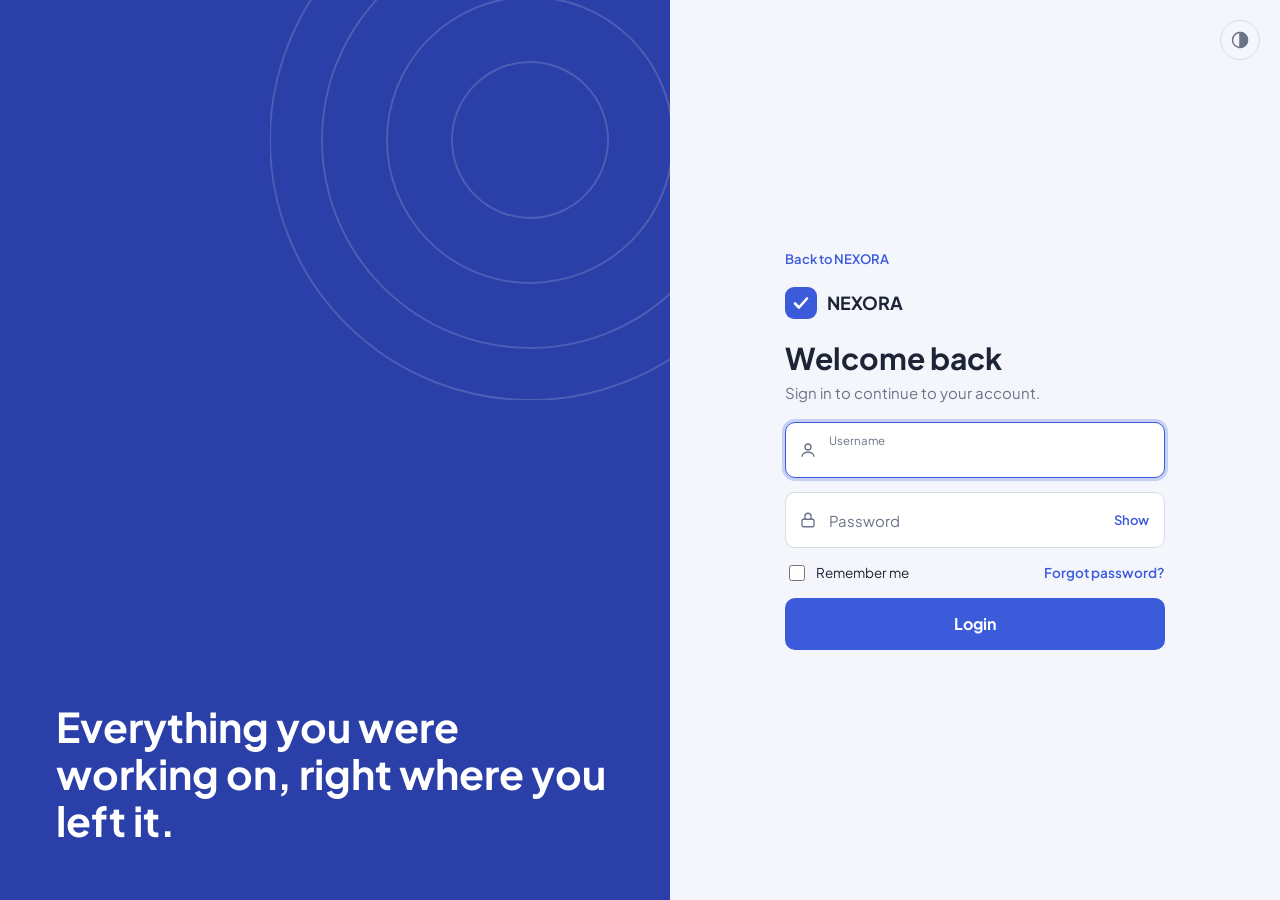
<file: NEXORA/login.html>
<!DOCTYPE html>
<html lang="en">
<head>
  <meta charset="UTF-8">
  <meta name="viewport" content="width=device-width, initial-scale=1.0">
  <title>Login | NEXORA</title>
  <script>
    document.documentElement.dataset.theme = localStorage.getItem("theme") ||
      (matchMedia("(prefers-color-scheme: dark)").matches ? "dark" : "light");
  </script>
  <link rel="preconnect" href="https://fonts.googleapis.com">
  <link rel="preconnect" href="https://fonts.gstatic.com" crossorigin>
  <link href="https://fonts.googleapis.com/css2?family=Plus+Jakarta+Sans:wght@500;600;700&display=swap" rel="stylesheet">
  <link rel="stylesheet" href="CSS/login.css">
  <script src="js/login.js" defer></script>
</head>
<body>
  <aside class="brand" aria-hidden="true">
    <svg class="rings" viewBox="0 0 400 400">
      <circle cx="200" cy="200" r="60" />
      <circle cx="200" cy="200" r="110" />
      <circle cx="200" cy="200" r="160" />
      <circle cx="200" cy="200" r="200" />
    </svg>
    <p class="brand-line">Everything you were working on, right where you left it.</p>
  </aside>

  <div class="form-side">
    <button type="button" id="theme-toggle" aria-label="Switch between light and dark mode">
      <svg viewBox="0 0 24 24" aria-hidden="true"><circle cx="12" cy="12" r="9" /><path d="M12 3v18a9 9 0 0 0 0-18z" fill="currentColor" /></svg>
    </button>

    <main id="main-holder">
      <a class="back-link" href="index.html">Back to NEXORA</a>
      <div class="logo">
        <svg viewBox="0 0 32 32" aria-hidden="true"><rect width="32" height="32" rx="9" fill="currentColor" /><path d="M10 16.5l4 4 8-9" fill="none" stroke="#fff" stroke-width="2.6" stroke-linecap="round" stroke-linejoin="round" /></svg>
        <span>NEXORA</span>
      </div>

      <div>
        <h1 id="login-header">Welcome back</h1>
        <p class="sub">Sign in to continue to your account.</p>
      </div>

      <p id="login-error-msg" role="alert"></p>

      <form id="login-form" novalidate>
        <div class="field">
          <svg class="icon" viewBox="0 0 24 24" aria-hidden="true"><circle cx="12" cy="8" r="4" /><path d="M4 21c0-4 4-6 8-6s8 2 8 6" /></svg>
          <input type="text" name="username" id="username" class="login-form-field" placeholder=" " autocomplete="username" autofocus>
          <label for="username">Username</label>
        </div>

        <div class="field">
          <svg class="icon" viewBox="0 0 24 24" aria-hidden="true"><rect x="4" y="11" width="16" height="10" rx="2" /><path d="M8 11V7a4 4 0 0 1 8 0v4" /></svg>
          <input type="password" name="password" id="password" class="login-form-field" placeholder=" " autocomplete="current-password">
          <label for="password">Password</label>
          <button type="button" id="toggle-password" aria-label="Show password" aria-pressed="false">Show</button>
        </div>

        <p id="caps-warning" hidden>Caps Lock is on.</p>
        <div class="row">
          <label class="remember"><input type="checkbox" id="remember-me"> Remember me</label>
          <a href="#" id="forgot-link">Forgot password?</a>
        </div>

        <button type="submit" id="login-form-submit">
          <span class="spinner" aria-hidden="true"></span>
          <span id="btn-text">Login</span>
        </button>
      </form>
    </main>
  </div>
</body>
</html>
</file>
<file: NEXORA/CSS/login.css>
:root {
  --font: "Plus Jakarta Sans", system-ui, sans-serif;
  --bg: #f4f6fb;
  --surface: #fff;
  --ink: #1c2436;
  --muted: #6a7488;
  --line: #d5dbe8;
  --accent: #3b5bdb;
  --accent-hover: #2f4ac0;
  --on-accent: #fff;
  --ring: rgba(59, 91, 219, .25);
  --brand: #2a3fa8;
  --error: #b42318;
  --error-bg: #fdecea;
  --ok: #14632f;
  --ok-bg: #e3f6e8;
  --info: #1d4ed8;
  --info-bg: #e7efff;
  color-scheme: light;
}

:root[data-theme="dark"] {
  --bg: #161a26;
  --surface: #1e2333;
  --ink: #e8ebf4;
  --muted: #9aa3b8;
  --line: #333a50;
  --accent: #6d8bff;
  --accent-hover: #859dff;
  --on-accent: #0f1424;
  --ring: rgba(109, 139, 255, .3);
  --brand: #1b2a6b;
  --error: #ff8a80;
  --error-bg: #3a1f22;
  --ok: #7dd99a;
  --ok-bg: #16301f;
  --info: #9db8ff;
  --info-bg: #1c2749;
  color-scheme: dark;
}

*, *::before, *::after { box-sizing: border-box; }
body { margin: 0; min-height: 100dvh; display: grid; grid-template-columns: 1.1fr 1fr; font-family: var(--font); color: var(--ink); background: var(--bg); }
.brand { position: relative; overflow: hidden; display: flex; align-items: flex-end; padding: 56px; color: #fff; background: var(--brand); }
.brand-line { position: relative; margin: 0; max-width: 16em; font-size: clamp(28px, 3.2vw, 44px); font-weight: 700; line-height: 1.15; }
.rings { position: absolute; top: -120px; right: -120px; width: 520px; fill: none; stroke: #fff; stroke-opacity: .16; stroke-width: 1.5; }
.form-side { position: relative; display: grid; place-items: center; padding: 32px 24px; }
#theme-toggle { position: absolute; top: 20px; right: 20px; display: grid; place-items: center; width: 40px; height: 40px; color: var(--muted); background: none; border: 1px solid var(--line); border-radius: 50%; cursor: pointer; }
#theme-toggle:hover { color: var(--ink); }
#theme-toggle svg { width: 20px; height: 20px; fill: none; stroke: currentColor; stroke-width: 1.8; }
#main-holder { width: min(100%, 380px); display: grid; gap: 20px; }
.back-link { color: var(--accent); font-size: 13px; font-weight: 600; text-decoration: none; }
.back-link:hover { text-decoration: underline; }
.logo { display: flex; align-items: center; gap: 10px; font-size: 18px; font-weight: 700; }
.logo svg { width: 32px; height: 32px; color: var(--accent); }
.logo path { stroke: var(--on-accent); }
#login-header { margin: 0 0 6px; font-size: 30px; }
.sub { margin: 0; font-size: 15px; color: var(--muted); }
#login-error-msg { margin: 0; padding: 10px 12px; font-size: 13.5px; font-weight: 600; color: var(--error); background: var(--error-bg); border-radius: 8px; }
#login-error-msg:empty { display: none; }
#login-error-msg.success { color: var(--ok); background: var(--ok-bg); }
#login-error-msg.info { color: var(--info); background: var(--info-bg); }
#login-form { display: grid; gap: 14px; }
.field { position: relative; }
.field .icon { position: absolute; left: 14px; top: 50%; width: 18px; height: 18px; transform: translateY(-50%); fill: none; stroke: var(--muted); stroke-width: 1.8; pointer-events: none; }
.login-form-field { width: 100%; height: 56px; padding: 22px 60px 6px 44px; font: inherit; font-size: 15px; color: var(--ink); background: var(--surface); border: 1px solid var(--line); border-radius: 10px; outline: none; }
.login-form-field:focus { border-color: var(--accent); box-shadow: 0 0 0 3px var(--ring); }
.login-form-field.invalid { border-color: var(--error); }
.field label { position: absolute; left: 44px; top: 50%; transform: translateY(-50%); font-size: 15px; color: var(--muted); pointer-events: none; transition: top .15s, transform .15s, font-size .15s; }
.login-form-field:focus + label, .login-form-field:not(:placeholder-shown) + label { top: 11px; transform: none; font-size: 11.5px; }
#toggle-password { position: absolute; right: 8px; top: 50%; transform: translateY(-50%); padding: 6px 8px; font: inherit; font-size: 13px; font-weight: 600; color: var(--accent); background: none; border: 0; cursor: pointer; }
#caps-warning { margin: -6px 0 0; font-size: 12.5px; font-weight: 600; color: var(--error); }
.row { display: flex; align-items: center; justify-content: space-between; font-size: 13.5px; }
.remember { display: flex; align-items: center; gap: 8px; cursor: pointer; }
.remember input { width: 16px; height: 16px; accent-color: var(--accent); }
#forgot-link { font-weight: 600; color: var(--accent); text-decoration: none; }
#login-form-submit { display: flex; align-items: center; justify-content: center; gap: 10px; height: 52px; font: inherit; font-weight: 700; color: var(--on-accent); background: var(--accent); border: 0; border-radius: 10px; cursor: pointer; }
#login-form-submit:hover:not(:disabled) { background: var(--accent-hover); }
#login-form-submit:disabled { opacity: .75; cursor: not-allowed; }
.spinner { display: none; width: 16px; height: 16px; border: 2px solid currentColor; border-right-color: transparent; border-radius: 50%; animation: spin .7s linear infinite; }
#login-form-submit.loading .spinner { display: block; }
#login-form.shake { animation: shake .4s; }
@keyframes spin { to { transform: rotate(360deg); } }
@keyframes shake { 20%, 60% { transform: translateX(-8px); } 40%, 80% { transform: translateX(8px); } }
button:focus-visible, a:focus-visible, .remember input:focus-visible { outline: 2px solid var(--accent); outline-offset: 2px; }
@media (max-width: 860px) { body { grid-template-columns: 1fr; } .brand { display: none; } }
@media (prefers-reduced-motion: reduce) { * { transition: none !important; } #login-form.shake { animation: none; } }
</file>
